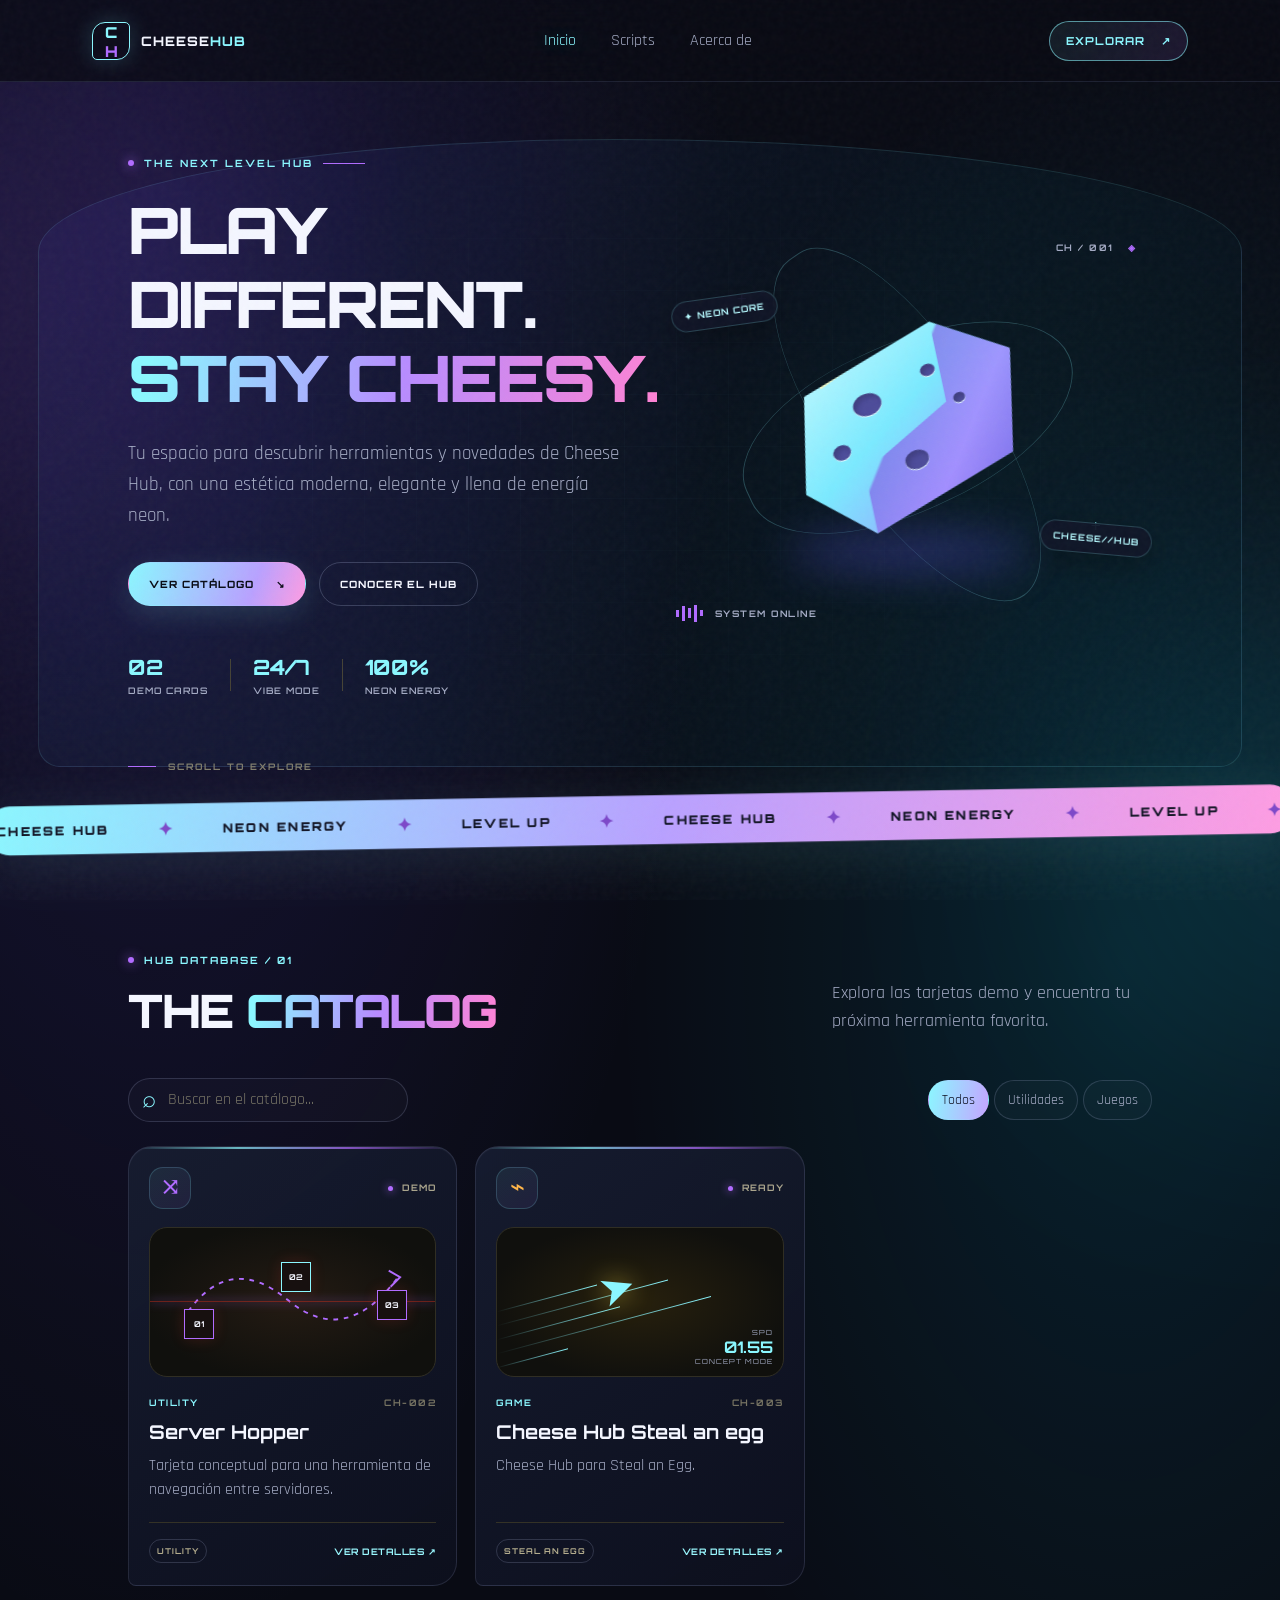
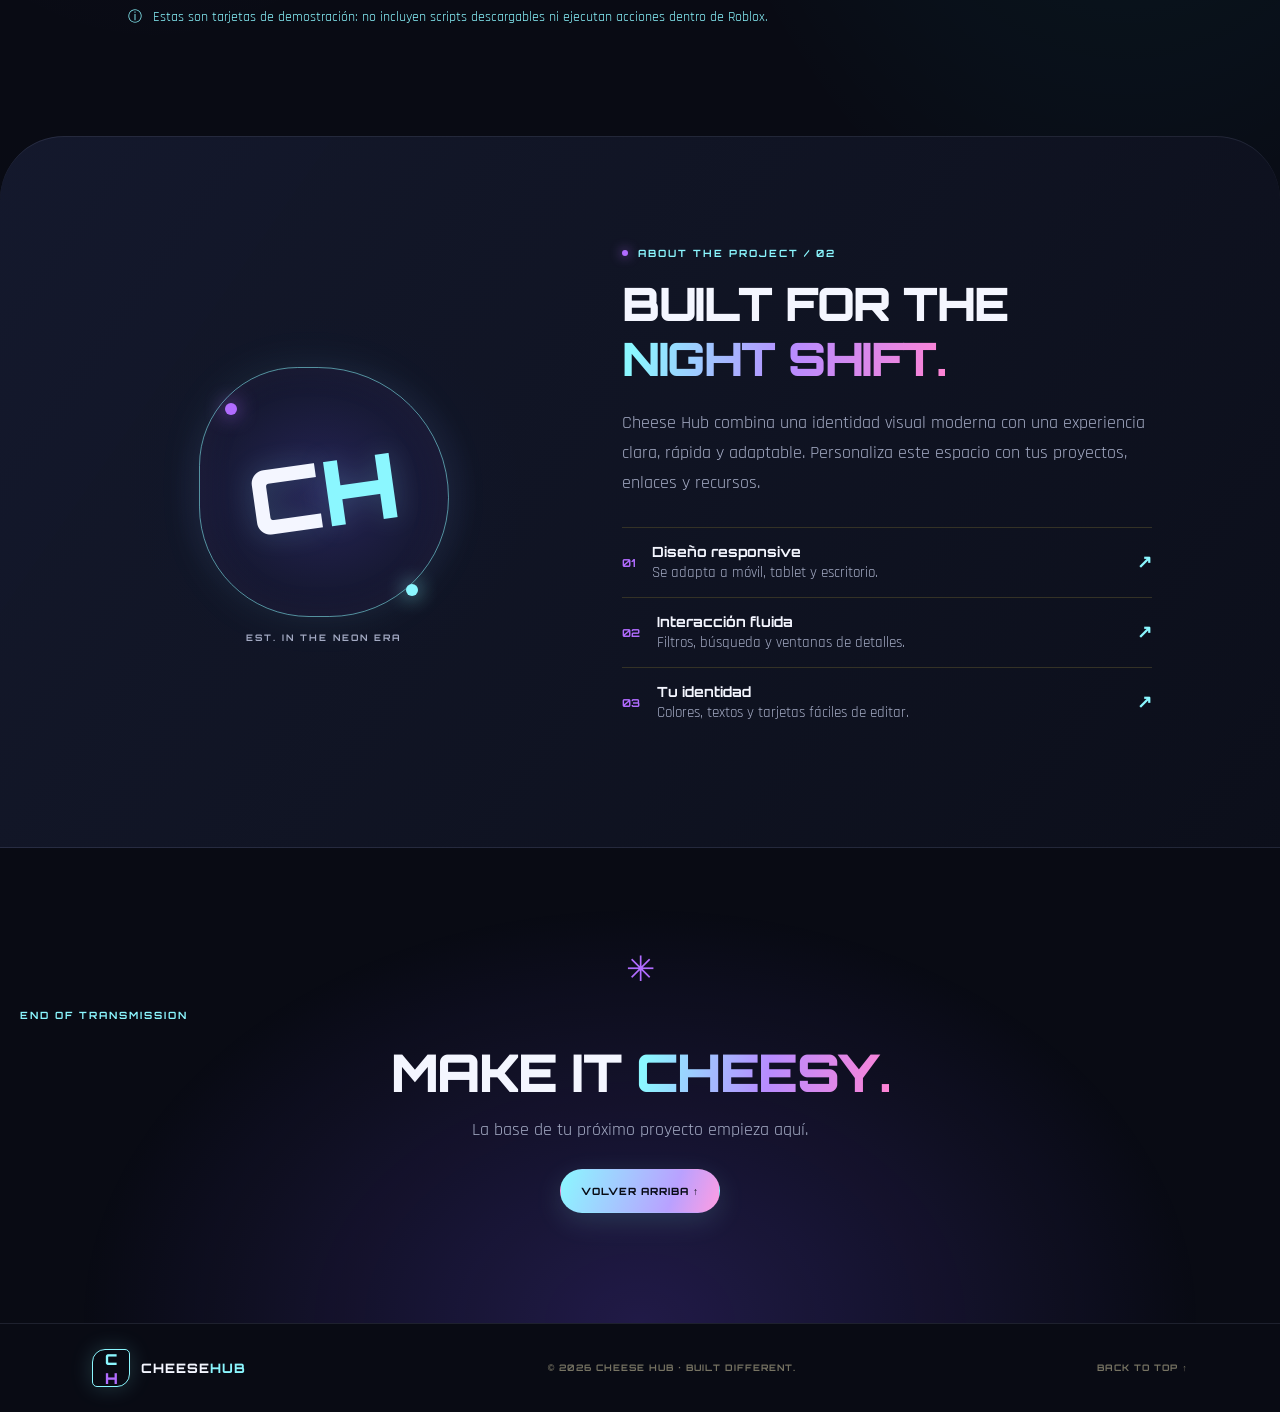
<file: index.html>
<!DOCTYPE html>
<html lang="es">
<head>
  <meta charset="UTF-8">
  <meta name="viewport" content="width=device-width, initial-scale=1.0">
  <meta name="theme-color" content="#10100d">
  <meta name="description" content="Cheese Hub — scripts, herramientas y novedades con diseño neon moderno.">
  <title>Cheese Hub — Neon Script Hub</title>
  <link rel="preconnect" href="https://fonts.googleapis.com">
  <link rel="preconnect" href="https://fonts.gstatic.com" crossorigin>
  <link href="https://fonts.googleapis.com/css2?family=Orbitron:wght@500;600;700;800;900&family=Rajdhani:wght@400;500;600;700&display=swap" rel="stylesheet">
  <link rel="stylesheet" href="styles.css">
</head>
<body>
  <div class="noise" aria-hidden="true"></div>
  <div class="glow glow-red" aria-hidden="true"></div>
  <div class="glow glow-yellow" aria-hidden="true"></div>
  <header class="topbar">
    <a class="brand" href="#inicio" aria-label="Cheese Hub inicio">
      <span class="brand-mark">C<span>H</span></span>
      <span class="brand-name">CHEESE<span>HUB</span></span>
    </a>
    <button class="menu-toggle" id="menuToggle" aria-label="Abrir menú" aria-expanded="false">☰</button>
    <nav class="nav" id="nav">
      <a href="#inicio" class="nav-link active">Inicio</a>
      <a href="#scripts" class="nav-link">Scripts</a>
      <a href="#about" class="nav-link">Acerca de</a>
    </nav>
    <a class="top-cta" href="#scripts">EXPLORAR <span>↗</span></a>
  </header>

  <main>
    <section class="hero" id="inicio">
      <div class="hero-grid" aria-hidden="true"></div>
      <div class="hero-content">
        <div class="eyebrow"><span class="pulse-dot"></span> <span data-text="heroEyebrow">THE NEXT LEVEL HUB</span> <span class="eyebrow-line"></span></div>
        <h1 data-title2="heroLine1,heroLine2">PLAY DIFFERENT.<br><span>STAY CHEESY.</span></h1>
        <p class="hero-copy" data-text="heroCopy">Tu espacio para descubrir herramientas y novedades de Cheese Hub, con una estética moderna, elegante y llena de energía neon.</p>
        <div class="hero-actions">
          <a href="#scripts" class="btn btn-primary">VER CATÁLOGO <span>↘</span></a>
          <a href="#about" class="btn btn-ghost">CONOCER EL HUB</a>
        </div>
        <div class="hero-stats">
          <div><strong class="counter" data-target="03">00</strong><span>DEMO CARDS</span></div>
          <i></i>
          <div><strong>24/7</strong><span>VIBE MODE</span></div>
          <i></i>
          <div><strong>100%</strong><span>NEON ENERGY</span></div>
        </div>
      </div>
      <div class="hero-art" aria-label="Ilustración decorativa de queso neon">
        <div class="orbit orbit-one"></div><div class="orbit orbit-two"></div>
        <div class="crosshair crosshair-one">+</div><div class="crosshair crosshair-two">+</div>
        <div class="cheese-shadow"></div>
        <div class="cheese">
          <div class="cheese-side"></div>
          <div class="hole hole-a"></div><div class="hole hole-b"></div><div class="hole hole-c"></div>
          <div class="hole hole-d"></div><div class="hole hole-e"></div>
          <div class="cheese-glint"></div>
        </div>
        <div class="art-label label-top">CH / 001 <span>◈</span></div>
        <div class="art-label label-bottom"><span class="equalizer"><b></b><b></b><b></b><b></b><b></b></span> SYSTEM ONLINE</div>
        <div class="floating-chip chip-one">✦ NEON CORE</div>
        <div class="floating-chip chip-two">CHEESE//HUB</div>
      </div>
      <div class="scroll-cue"><span></span> SCROLL TO EXPLORE</div>
    </section>

    <section class="ticker" aria-label="Lema de Cheese Hub">
      <div class="ticker-track">
        <span>CHEESE HUB</span><b>✦</b><span>NEON ENERGY</span><b>✦</b><span>LEVEL UP</span><b>✦</b><span>CHEESE HUB</span><b>✦</b><span>NEON ENERGY</span><b>✦</b><span>LEVEL UP</span><b>✦</b>
      </div>
    </section>

    <section class="scripts-section section" id="scripts">
      <div class="section-head">
        <div><div class="eyebrow"><span class="pulse-dot"></span> HUB DATABASE / 01</div><h2 data-title2="catalogLine1,catalogLine2">THE <span>CATALOG</span></h2></div>
        <p data-text="catalogIntro">Explora las tarjetas demo y encuentra tu próxima herramienta favorita.</p>
      </div>
      <div class="catalog-controls">
        <label class="search-box"><span>⌕</span><input id="searchInput" type="search" placeholder="Buscar en el catálogo..." aria-label="Buscar scripts"></label>
        <div class="filter-tabs" id="filterTabs" role="group" aria-label="Filtrar catálogo"></div>
      </div>
      <div class="cards-grid" id="cardsGrid">
        <div class="empty-state" id="emptyState" hidden>No se encontraron resultados. Prueba con otra búsqueda.</div>
      </div>
      <p class="catalog-note"><span>ⓘ</span> <span data-text="catalogNote">Estas son tarjetas de demostración: no incluyen scripts descargables ni ejecutan acciones dentro de Roblox.</span></p>
    </section>

    <section class="about-section section" id="about">
      <div class="about-visual"><div class="about-ring"></div><div class="about-monogram">C<span>H</span></div><div class="about-caption">EST. IN THE NEON ERA</div></div>
      <div class="about-copy"><div class="eyebrow"><span class="pulse-dot"></span> ABOUT THE PROJECT / 02</div><h2 data-title2="aboutLine1,aboutLine2">BUILT FOR THE<br><span>NIGHT SHIFT.</span></h2><p data-text="aboutCopy">Cheese Hub combina una identidad visual moderna con una experiencia clara, rápida y adaptable. Personaliza este espacio con tus proyectos, enlaces y recursos.</p><div class="feature-list"><div><span>01</span><p><strong>Diseño responsive</strong><small>Se adapta a móvil, tablet y escritorio.</small></p><b>↗</b></div><div><span>02</span><p><strong>Interacción fluida</strong><small>Filtros, búsqueda y ventanas de detalles.</small></p><b>↗</b></div><div><span>03</span><p><strong>Tu identidad</strong><small>Colores, textos y tarjetas fáciles de editar.</small></p><b>↗</b></div></div></div>
    </section>

    <section class="cta-section"><div class="cta-spark">✳</div><div class="eyebrow">END OF TRANSMISSION</div><h2 data-title2="ctaLine1,ctaLine2">MAKE IT <span>CHEESY.</span></h2><p data-text="ctaCopy">La base de tu próximo proyecto empieza aquí.</p><a href="#inicio" class="btn btn-primary">VOLVER ARRIBA ↑</a></section>
  </main>

  <footer class="footer"><a class="brand" href="#inicio"><span class="brand-mark">C<span>H</span></span><span class="brand-name">CHEESE<span>HUB</span></span></a><p>© <span id="year"></span> <span data-text="footerText">CHEESE HUB · BUILT DIFFERENT.</span></p><a href="#inicio">BACK TO TOP ↑</a></footer>

  <div class="modal-backdrop" id="modalBackdrop" hidden>
    <section class="modal" role="dialog" aria-modal="true" aria-labelledby="modalTitle">
      <button class="modal-close" id="modalClose" aria-label="Cerrar">×</button><div class="eyebrow"><span class="pulse-dot"></span> DATABASE ENTRY</div>
      <div class="modal-symbol">✦</div><h2 id="modalTitle">Script details</h2><p id="modalDescription"></p><div class="modal-warning" data-text="modalNote">DEMO CONTENT — Personaliza esta ficha con información y enlaces reales.</div>
      <button class="btn btn-primary" id="copyScriptBtn" type="button" hidden>COPIAR CÓDIGO ↗</button>
      <p id="copyStatus" class="copy-status" aria-live="polite"></p>
      <button class="btn btn-primary modal-done" id="modalDone">ENTENDIDO ✓</button>
    </section>
  </div>
  <script src="content.js"></script>
  <script src="script.js"></script>
</body>
</html>
</file>
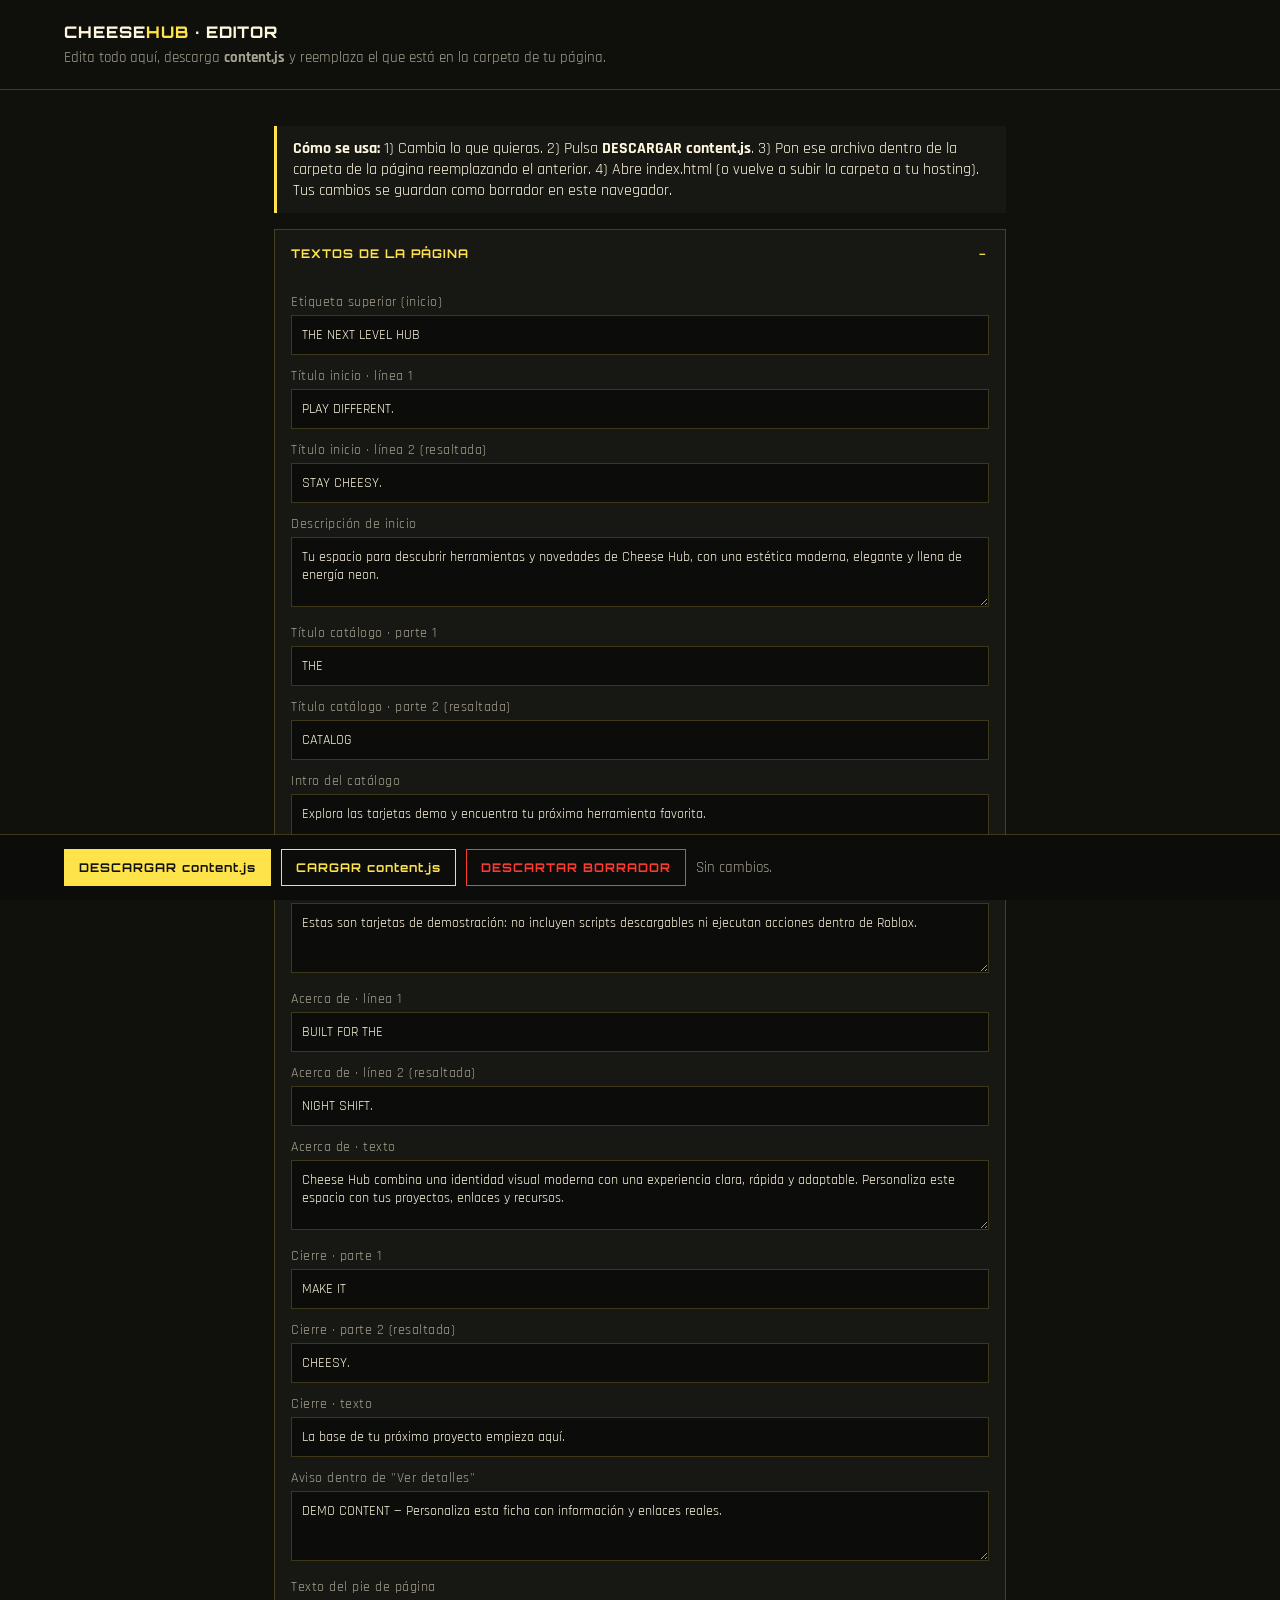
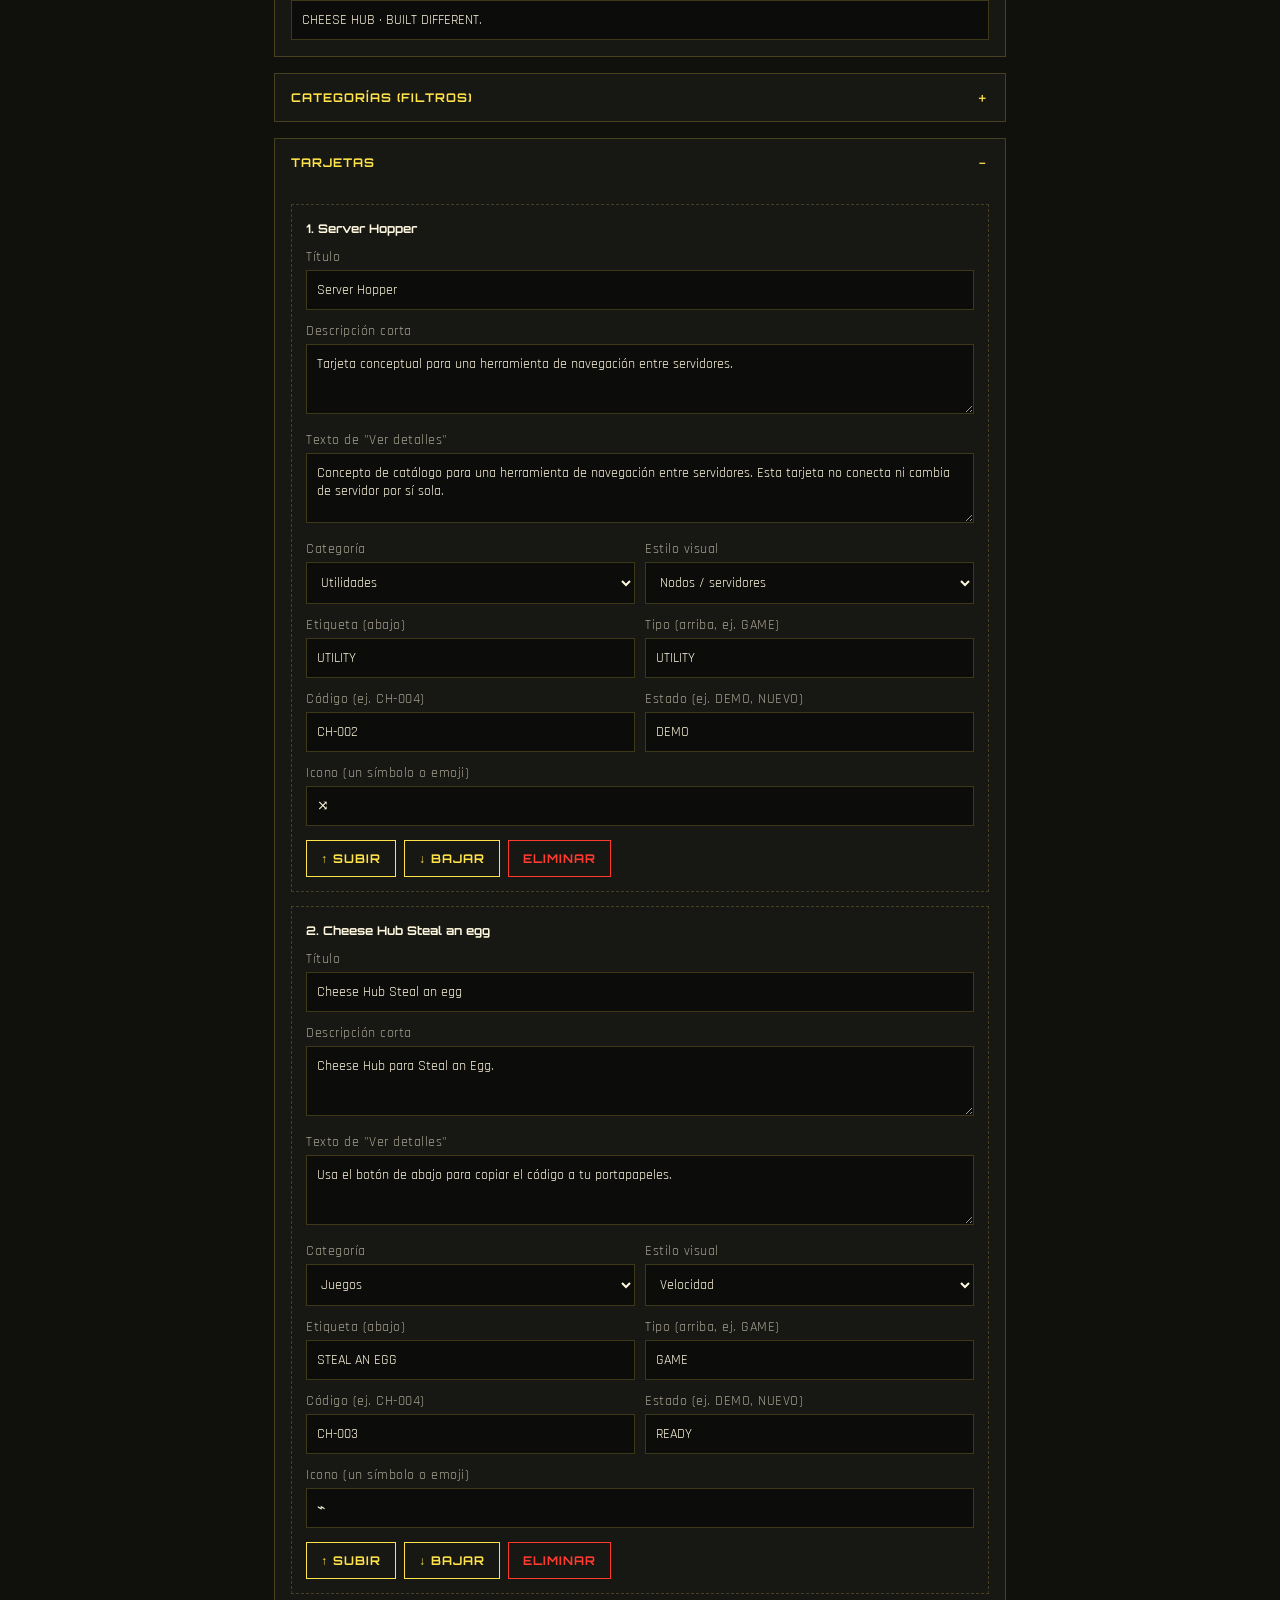
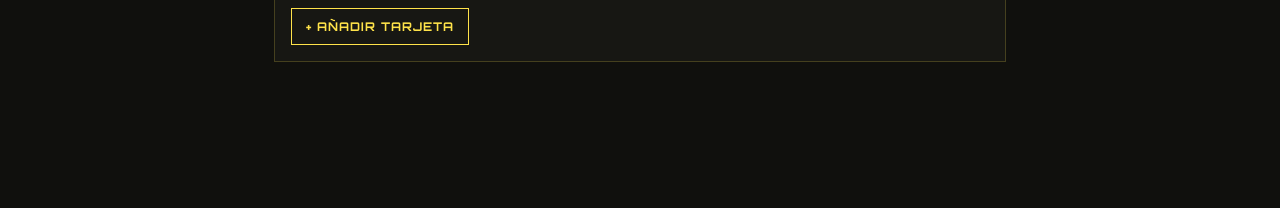
<file: editor.html>
<!DOCTYPE html>
<html lang="es">
<head>
<meta charset="UTF-8">
<meta name="viewport" content="width=device-width, initial-scale=1.0">
<title>Editor — Cheese Hub</title>
<link href="https://fonts.googleapis.com/css2?family=Orbitron:wght@600;800&family=Rajdhani:wght@500;600;700&display=swap" rel="stylesheet">
<style>
:root{--bg:#10100d;--panel:#171713;--yellow:#ffe34a;--red:#ff3b30;--cream:#fff8df;--muted:#a7a392;--line:rgba(255,227,74,.2)}
*{box-sizing:border-box}body{margin:0;background:var(--bg);color:var(--cream);font:18px 'Rajdhani',sans-serif;padding-bottom:110px}
header{padding:22px 5%;border-bottom:1px solid var(--line);position:sticky;top:0;background:rgba(16,16,13,.95);z-index:5}
h1{font:800 16px 'Orbitron',sans-serif;margin:0;letter-spacing:1px}h1 span{color:var(--yellow)}
header p{margin:6px 0 0;color:var(--muted);font-size:15px}
main{max-width:860px;margin:0 auto;padding:20px 5%}
details.group{border:1px solid var(--line);background:var(--panel);margin:16px 0}
details.group>summary{cursor:pointer;padding:16px;font:700 12px 'Orbitron',sans-serif;letter-spacing:1px;color:var(--yellow);list-style:none}
details.group>summary::after{content:'＋';float:right}details.group[open]>summary::after{content:'－'}
.body{padding:4px 16px 16px}
label{display:block;margin:12px 0 0;font-size:14px;color:var(--muted);letter-spacing:.5px}
input,textarea,select{width:100%;margin-top:4px;background:#0c0c0a;border:1px solid var(--line);color:var(--cream);padding:10px;font:inherit;border-radius:0}
textarea{min-height:70px;resize:vertical}input:focus,textarea:focus,select:focus{outline:2px solid var(--yellow)}
.row{display:grid;grid-template-columns:1fr 1fr;gap:10px}@media(max-width:560px){.row{grid-template-columns:1fr}}
.card-box{border:1px dashed var(--line);margin:14px 0;padding:6px 14px 14px}
.card-box h3{margin:10px 0 0;font:700 12px 'Orbitron',sans-serif;color:var(--cream)}
.btns{display:flex;gap:8px;flex-wrap:wrap;margin-top:14px}
button{font:700 12px 'Orbitron',sans-serif;letter-spacing:1px;padding:10px 14px;border:1px solid var(--yellow);background:none;color:var(--yellow);cursor:pointer}
button:hover{background:var(--yellow);color:var(--bg)}button.danger{border-color:var(--red);color:var(--red)}button.danger:hover{background:var(--red);color:#fff}
.bar{position:fixed;left:0;right:0;bottom:0;background:#0c0c0a;border-top:1px solid var(--line);padding:14px 5%;display:flex;gap:10px;flex-wrap:wrap;align-items:center;z-index:6}
.bar .primary{background:var(--yellow);color:var(--bg)}.bar small{color:var(--muted);flex:1;min-width:200px}
.steps{background:var(--panel);border-left:3px solid var(--yellow);padding:12px 16px;margin:16px 0;font-size:16px}
</style>
</head>
<body>
<header><h1>CHEESE<span>HUB</span> · EDITOR</h1><p>Edita todo aquí, descarga <b>content.js</b> y reemplaza el que está en la carpeta de tu página.</p></header>
<main>
  <div class="steps"><b>Cómo se usa:</b> 1) Cambia lo que quieras. 2) Pulsa <b>DESCARGAR content.js</b>. 3) Pon ese archivo dentro de la carpeta de la página reemplazando el anterior. 4) Abre index.html (o vuelve a subir la carpeta a tu hosting). Tus cambios se guardan como borrador en este navegador.</div>
  <details class="group" open><summary>TEXTOS DE LA PÁGINA</summary><div class="body" id="textsBox"></div></details>
  <details class="group"><summary>CATEGORÍAS (FILTROS)</summary><div class="body" id="catsBox"></div></details>
  <details class="group" open><summary>TARJETAS</summary><div class="body" id="cardsBox"></div></details>
</main>
<div class="bar">
  <button class="primary" id="download">DESCARGAR content.js</button>
  <button id="loadFile">CARGAR content.js</button>
  <button class="danger" id="reset">DESCARTAR BORRADOR</button>
  <small id="status">Sin cambios.</small>
  <input type="file" id="fileInput" accept=".js" hidden>
</div>
<script src="content.js"></script>
<script>
const KEY='cheesehub-draft';
const original=JSON.parse(JSON.stringify(window.SITE_CONTENT));
let C; try{C=JSON.parse(localStorage.getItem(KEY))||JSON.parse(JSON.stringify(original));}catch(e){C=JSON.parse(JSON.stringify(original));}
const $=id=>document.getElementById(id);
function save(){try{localStorage.setItem(KEY,JSON.stringify(C));}catch(e){} $('status').textContent='Borrador guardado. Descarga el archivo para aplicarlo.';}
function el(tag,attrs={},...kids){const n=document.createElement(tag);Object.entries(attrs).forEach(([k,v])=>k==='class'?n.className=v:n.setAttribute(k,v));kids.forEach(k=>n.append(k));return n;}
function field(label,obj,key,{multi=false,options=null}={}){
  const wrap=el('label',{},label);
  let input;
  if(options){input=el('select');options.forEach(([v,t])=>{const o=el('option',{value:v},t);if(obj[key]===v)o.selected=true;input.append(o);});}
  else if(multi){input=el('textarea');input.value=obj[key]??'';}
  else{input=el('input',{type:'text'});input.value=obj[key]??'';}
  input.addEventListener('input',()=>{obj[key]=input.value;save();});
  wrap.append(input);return wrap;
}
const TEXTS=[
 ['heroEyebrow','Etiqueta superior (inicio)'],['heroLine1','Título inicio · línea 1'],['heroLine2','Título inicio · línea 2 (resaltada)'],['heroCopy','Descripción de inicio',1],
 ['catalogLine1','Título catálogo · parte 1'],['catalogLine2','Título catálogo · parte 2 (resaltada)'],['catalogIntro','Intro del catálogo',1],['catalogNote','Nota bajo el catálogo',1],
 ['aboutLine1','Acerca de · línea 1'],['aboutLine2','Acerca de · línea 2 (resaltada)'],['aboutCopy','Acerca de · texto',1],
 ['ctaLine1','Cierre · parte 1'],['ctaLine2','Cierre · parte 2 (resaltada)'],['ctaCopy','Cierre · texto'],
 ['modalNote','Aviso dentro de "Ver detalles"',1],['footerText','Texto del pie de página']];
function renderTexts(){const b=$('textsBox');b.innerHTML='';TEXTS.forEach(([k,l,m])=>b.append(field(l,C.texts,k,{multi:!!m})));}
function slug(s){return s.toLowerCase().normalize('NFD').replace(/[\u0300-\u036f]/g,'').replace(/[^a-z0-9]+/g,'-').replace(/^-|-$/g,'')||'cat';}
function renderCats(){
  const b=$('catsBox');b.innerHTML='';
  C.categories.forEach((c,i)=>{
    const box=el('div',{class:'card-box'});
    const lab=field('Nombre del filtro',c,'label');
    lab.querySelector('input').addEventListener('change',()=>{ // el id se mantiene salvo que no exista
      if(!c.id) c.id=slug(c.label);save();});
    box.append(lab);
    const rm=el('button',{class:'danger'},'ELIMINAR');rm.onclick=()=>{if(confirm('¿Eliminar esta categoría?')){C.categories.splice(i,1);save();renderCats();renderCards();}};
    box.append(el('div',{class:'btns'},rm));b.append(box);
  });
  const add=el('button',{},'+ AÑADIR CATEGORÍA');add.onclick=()=>{let n=C.categories.length+1,id='categoria-'+n;while(C.categories.some(c=>c.id===id))id='categoria-'+(++n);C.categories.push({id,label:'Nueva categoría'});save();renderCats();renderCards();};
  b.append(add);
}
function move(i,d){const j=i+d;if(j<0||j>=C.cards.length)return;[C.cards[i],C.cards[j]]=[C.cards[j],C.cards[i]];save();renderCards();}
function renderCards(){
  const b=$('cardsBox');b.innerHTML='';
  C.cards.forEach((c,i)=>{
    const box=el('div',{class:'card-box'});
    box.append(el('h3',{},(i+1)+'. '+(c.title||'Tarjeta')));
    box.append(field('Título',c,'title'),field('Descripción corta',c,'description',{multi:true}),field('Texto de "Ver detalles"',c,'details',{multi:true}));
    const r1=el('div',{class:'row'});
    r1.append(field('Categoría',c,'category',{options:C.categories.map(x=>[x.id,x.label])}),field('Estilo visual',c,'visual',{options:[['ui','Interfaz'],['hop','Nodos / servidores'],['move','Velocidad']]}));
    const r2=el('div',{class:'row'});r2.append(field('Etiqueta (abajo)',c,'tag'),field('Tipo (arriba, ej. GAME)',c,'meta'));
    const r3=el('div',{class:'row'});r3.append(field('Código (ej. CH-004)',c,'code'),field('Estado (ej. DEMO, NUEVO)',c,'status'));
    box.append(r1,r2,r3,field('Icono (un símbolo o emoji)',c,'icon'));
    const up=el('button',{},'↑ SUBIR'),dn=el('button',{},'↓ BAJAR'),rm=el('button',{class:'danger'},'ELIMINAR');
    up.onclick=()=>move(i,-1);dn.onclick=()=>move(i,1);rm.onclick=()=>{if(confirm('¿Eliminar "'+c.title+'"?')){C.cards.splice(i,1);save();renderCards();}};
    box.append(el('div',{class:'btns'},up,dn,rm));b.append(box);
  });
  const add=el('button',{},'+ AÑADIR TARJETA');add.onclick=()=>{C.cards.push({title:'Nueva tarjeta',description:'Descripción corta.',details:'Información que verá el visitante al abrir los detalles.',category:(C.categories[0]||{}).id||'',tag:'NUEVO',meta:'TIPO',code:'CH-'+String(C.cards.length+1).padStart(3,'0'),status:'NUEVO',visual:'ui',icon:'✦'});save();renderCards();};
  b.append(add);
}
function toFile(){return '/* Generado con editor.html */\nwindow.SITE_CONTENT = '+JSON.stringify(C,null,2)+';\n';}
$('download').onclick=()=>{const a=el('a',{href:URL.createObjectURL(new Blob([toFile()],{type:'text/javascript'})),download:'content.js'});document.body.append(a);a.click();a.remove();$('status').textContent='Descargado. Reemplaza content.js en la carpeta de tu página.';};
$('reset').onclick=()=>{if(confirm('¿Descartar el borrador y volver al content.js original?')){localStorage.removeItem(KEY);C=JSON.parse(JSON.stringify(original));init();$('status').textContent='Borrador descartado.';}};
$('loadFile').onclick=()=>$('fileInput').click();
$('fileInput').onchange=e=>{const f=e.target.files[0];if(!f)return;f.text().then(t=>{try{const m=t.match(/SITE_CONTENT\s*=\s*([\s\S]*?);?\s*$/);C=JSON.parse(m[1]);save();init();$('status').textContent='Archivo cargado.';}catch(err){alert('No se pudo leer ese archivo. Usa uno descargado desde este editor.');}});};
function init(){renderTexts();renderCats();renderCards();}
init();
</script>
</body>
</html>
</file>
<file: styles.css>
:root{--bg:#10100d;--panel:#171713;--panel2:#1d1c16;--yellow:#ffe34a;--red:#ff3b30;--cream:#fff8df;--muted:#a7a392;--line:rgba(255,227,74,.18);--font-head:'Orbitron',sans-serif;--font-body:'Rajdhani',sans-serif}*{box-sizing:border-box}html{scroll-behavior:smooth;scroll-padding-top:90px}body{margin:0;background:var(--bg);color:var(--cream);font-family:var(--font-body);font-size:18px;overflow-x:hidden}body.modal-open{overflow:hidden}a{color:inherit;text-decoration:none}button,input{font:inherit}.noise{position:fixed;inset:0;pointer-events:none;z-index:20;opacity:.045;background-image:url("data:image/svg+xml,%3Csvg viewBox='0 0 180 180' xmlns='http://www.w3.org/2000/svg'%3E%3Cfilter id='n'%3E%3CfeTurbulence type='fractalNoise' baseFrequency='.8' numOctaves='3' stitchTiles='stitch'/%3E%3C/filter%3E%3Crect width='100%25' height='100%25' filter='url(%23n)' opacity='.7'/%3E%3C/svg%3E")}.glow{position:absolute;width:360px;height:360px;filter:blur(130px);opacity:.13;pointer-events:none;border-radius:50%}.glow-red{background:var(--red);top:120px;left:-230px}.glow-yellow{background:var(--yellow);right:-230px;top:650px}.topbar{height:82px;display:flex;align-items:center;justify-content:space-between;padding:0 7.2%;border-bottom:1px solid rgba(255,255,255,.07);position:sticky;top:0;background:rgba(16,16,13,.88);backdrop-filter:blur(18px);z-index:15}.brand{display:flex;align-items:center;gap:11px}.brand-mark{width:38px;height:38px;display:grid;place-items:center;border:1px solid var(--yellow);color:var(--yellow);font:900 15px var(--font-head);transform:rotate(-8deg);box-shadow:3px 3px 0 var(--red);}.brand-mark span{color:var(--red)}.brand-name{font:800 13px var(--font-head);letter-spacing:1px}.brand-name span{color:var(--yellow)}.nav{display:flex;gap:35px}.nav-link{font-size:16px;color:var(--muted);transition:.2s}.nav-link:hover,.nav-link.active{color:var(--yellow)}.top-cta{font:700 11px var(--font-head);letter-spacing:1px;border:1px solid var(--yellow);padding:12px 16px;color:var(--yellow);transition:.25s}.top-cta span{margin-left:12px}.top-cta:hover{background:var(--yellow);color:var(--bg)}.menu-toggle{display:none;background:none;border:1px solid var(--line);color:var(--yellow);font-size:22px;padding:5px 10px}.hero{position:relative;min-height:650px;display:grid;grid-template-columns:1.05fr .95fr;align-items:center;padding:75px 10% 100px;isolation:isolate;overflow:hidden}.hero-grid{position:absolute;inset:0;z-index:-1;background-image:linear-gradient(rgba(255,227,74,.045) 1px,transparent 1px),linear-gradient(90deg,rgba(255,227,74,.045) 1px,transparent 1px);background-size:52px 52px;mask-image:linear-gradient(90deg,transparent,black 35%,black 85%,transparent)}.hero-content{position:relative;z-index:2;max-width:600px}.eyebrow{font:700 10px var(--font-head);letter-spacing:2px;color:var(--yellow);display:flex;align-items:center;gap:10px}.pulse-dot{width:6px;height:6px;background:var(--red);border-radius:50%;box-shadow:0 0 12px var(--red);animation:pulse 1.6s infinite}.eyebrow-line{height:1px;width:42px;background:var(--red)}h1,h2,h3,p{margin-top:0}h1{font:900 clamp(35px,5vw,66px)/1.16 var(--font-head);letter-spacing:-2px;margin:24px 0 22px}h1 span,h2 span{color:var(--yellow);text-shadow:0 0 25px rgba(255,227,74,.14)}.hero-copy{max-width:500px;color:var(--muted);line-height:1.65;font-size:19px}.hero-copy strong{color:var(--cream)}.hero-actions{display:flex;gap:13px;flex-wrap:wrap;margin-top:30px}.btn{display:inline-flex;align-items:center;justify-content:center;gap:22px;padding:15px 20px;font:800 10px var(--font-head);letter-spacing:1px;cursor:pointer;border:1px solid transparent;transition:transform .2s,box-shadow .2s,background .2s}.btn:hover{transform:translateY(-3px)}.btn-primary{background:var(--yellow);color:#17160d;box-shadow:4px 4px 0 var(--red)}.btn-primary:hover{box-shadow:6px 6px 0 var(--red),0 0 22px #ffe34a44}.btn-ghost{border-color:#474438;color:var(--cream)}.btn-ghost:hover{border-color:var(--yellow);color:var(--yellow)}.hero-stats{display:flex;align-items:center;gap:22px;margin-top:48px}.hero-stats div{display:flex;flex-direction:column;gap:5px}.hero-stats strong{font:800 21px var(--font-head);color:var(--yellow)}.hero-stats span{font:600 9px var(--font-head);letter-spacing:1px;color:var(--muted)}.hero-stats i{width:1px;height:32px;background:#454235}.hero-art{height:440px;position:relative;display:grid;place-items:center;perspective:700px}.orbit{position:absolute;width:350px;height:350px;border:1px solid rgba(255,227,74,.2);border-radius:50%;transform:rotate(-25deg) scaleY(.48)}.orbit-one{animation:orbit 18s linear infinite}.orbit-two{width:410px;height:410px;border-color:rgba(255,59,48,.25);transform:rotate(55deg) scaleY(.38);animation:orbit 24s linear infinite reverse}.cheese{width:230px;height:190px;position:relative;z-index:2;transform:rotate(-12deg) skewY(-4deg);background:linear-gradient(145deg,#fff477 0%,#ffdf32 44%,#ffb91f 100%);clip-path:polygon(8% 20%,68% 0,100% 25%,92% 78%,27% 100%,0 70%);filter:drop-shadow(0 0 30px #ffdf3270);animation:cheese-float 4s ease-in-out infinite}.cheese-side{position:absolute;inset:0;background:linear-gradient(125deg,transparent 45%,#f08b16 46%,#ffb31b 70%,#f18c13);clip-path:polygon(68% 0,100% 25%,92% 78%,27% 100%,27% 67%,68% 43%);opacity:.7}.hole{position:absolute;background:#d88b13;border-radius:50%;box-shadow:inset 3px 4px 5px #a95d0b55,0 1px 0 #fff6a6}.hole-a{width:29px;height:22px;top:52px;left:64px}.hole-b{width:18px;height:15px;top:95px;left:35px}.hole-c{width:24px;height:19px;top:120px;left:104px}.hole-d{width:15px;height:12px;top:40px;left:137px}.hole-e{width:12px;height:10px;top:76px;left:164px}.cheese-glint{position:absolute;top:22px;left:34px;width:60px;height:3px;background:#fff9b7;transform:rotate(-20deg);opacity:.8}.cheese-shadow{position:absolute;width:240px;height:38px;bottom:75px;border-radius:50%;background:#ff3b3040;filter:blur(22px);animation:shadow 4s ease-in-out infinite}.art-label{position:absolute;font:700 9px var(--font-head);letter-spacing:1.5px;color:var(--muted)}.label-top{top:36px;right:15px}.label-top span{color:var(--red);margin-left:10px}.label-bottom{bottom:24px;left:10px;display:flex;align-items:center;gap:12px}.equalizer{height:18px;display:flex;align-items:center;gap:3px}.equalizer b{width:3px;background:var(--red);height:7px;animation:eq .8s ease-in-out infinite alternate}.equalizer b:nth-child(2){height:15px;animation-delay:.2s}.equalizer b:nth-child(3){height:10px;animation-delay:.4s}.equalizer b:nth-child(4){height:17px;animation-delay:.1s}.equalizer b:nth-child(5){height:6px;animation-delay:.3s}.floating-chip{position:absolute;border:1px solid var(--line);background:#171713e8;padding:9px 12px;font:700 9px var(--font-head);letter-spacing:1px;color:var(--yellow);box-shadow:0 6px 20px #0005;animation:chip-float 5s ease-in-out infinite}.chip-one{top:90px;left:5px;transform:rotate(-8deg)}.chip-two{bottom:92px;right:0;transform:rotate(5deg);animation-delay:-2s}.crosshair{position:absolute;color:var(--red);font-size:22px}.crosshair-one{top:80px;left:70px}.crosshair-two{right:50px;bottom:105px;color:var(--yellow)}.scroll-cue{position:absolute;bottom:24px;left:10%;font:700 9px var(--font-head);letter-spacing:2px;color:#827f6e;display:flex;align-items:center;gap:12px}.scroll-cue span{width:28px;height:1px;background:var(--red)}.ticker{background:var(--yellow);color:#17160d;overflow:hidden;transform:rotate(-1.3deg) scale(1.02);padding:13px 0;position:relative;z-index:3}.ticker-track{display:flex;justify-content:space-around;align-items:center;gap:30px;white-space:nowrap;min-width:900px;font:900 12px var(--font-head);letter-spacing:2px;animation:ticker 24s linear infinite}.ticker-track b{color:var(--red);font-size:18px}.section{padding:110px 10%}.scripts-section{position:relative}.section-head{display:flex;justify-content:space-between;align-items:end;gap:35px;margin-bottom:40px}.section-head h2,.about-copy h2,.cta-section h2{font:900 clamp(30px,4vw,46px)/1.2 var(--font-head);margin:17px 0 0;letter-spacing:-1.5px}.section-head>p{max-width:320px;color:var(--muted);line-height:1.55;margin:0 0 3px}.catalog-controls{display:flex;justify-content:space-between;gap:20px;align-items:center;margin-bottom:24px}.search-box{height:44px;max-width:280px;flex:1;display:flex;align-items:center;gap:10px;border:1px solid #37362c;padding:0 13px;color:var(--yellow)}.search-box span{font-size:24px}.search-box input{background:transparent;border:0;outline:0;color:var(--cream);min-width:0;width:100%;font-size:16px}.search-box input::placeholder{color:#777466}.filter-tabs{display:flex;gap:5px;flex-wrap:wrap}.filter{background:transparent;border:1px solid #37362c;color:var(--muted);padding:10px 13px;font-size:14px;cursor:pointer;transition:.2s}.filter:hover,.filter.active{background:var(--yellow);border-color:var(--yellow);color:#17160d}.cards-grid{display:grid;grid-template-columns:repeat(3,minmax(0,1fr));gap:18px}.script-card{background:linear-gradient(145deg,#1b1b16,#141410);border:1px solid #353329;padding:20px;position:relative;overflow:hidden;transition:transform .25s,border-color .25s,box-shadow .25s;animation:card-in .55s both}.script-card::after{content:"";position:absolute;width:120px;height:120px;background:var(--yellow);opacity:0;filter:blur(65px);right:-30px;top:70px;transition:.3s;pointer-events:none}.script-card:hover{transform:translateY(-6px);border-color:#a99a39;box-shadow:0 15px 40px #0004}.script-card:hover::after{opacity:.14}.card-top{display:flex;justify-content:space-between;align-items:center}.card-icon{width:42px;height:42px;display:grid;place-items:center;font-size:25px;border:1px solid #39372a}.icon-ui{color:var(--yellow)}.icon-util{color:var(--red)}.icon-move{color:#ffb64a}.status{font:700 9px var(--font-head);letter-spacing:1px;color:#aaa58d}.status i{display:inline-block;width:5px;height:5px;background:var(--red);border-radius:50%;margin-right:5px;box-shadow:0 0 8px var(--red)}.card-visual{height:150px;margin:18px 0 20px;background:#11110e;border:1px solid #302e23;position:relative;overflow:hidden;display:grid;place-items:center}.visual-ui{background:radial-gradient(ellipse at center,#292614,#10100d 75%)}.mini-window{width:75%;height:100px;border:1px solid #6f6425;background:#171711;box-shadow:0 0 25px #ffe34a12}.mini-bar{height:22px;background:#242217;border-bottom:1px solid #51491d;display:flex;align-items:center;gap:4px;padding:0 8px}.mini-bar b{width:4px;height:4px;border-radius:50%;background:var(--red)}.mini-bar b:nth-child(2){background:var(--yellow)}.mini-bar b:nth-child(3){background:#d8d1b5}.mini-bar span{margin-left:auto;font:6px var(--font-head);color:var(--yellow);letter-spacing:1px}.mini-body{display:flex;height:77px;padding:10px;gap:10px}.mini-side{width:28%;background:repeating-linear-gradient(to bottom,#4e471f 0 3px,transparent 3px 11px);border-right:1px solid #51491d}.mini-lines{flex:1;display:flex;flex-direction:column;gap:8px;padding-top:2px}.mini-lines i{height:4px;background:#3e3a22;width:90%}.mini-lines i:nth-child(2){width:65%}.mini-lines i:nth-child(3){width:78%}.mini-lines strong{font:7px var(--font-head);color:var(--red)}.visual-hop{background:radial-gradient(ellipse at center,#241b13,#10100d 75%);color:var(--red)}.visual-hop svg{position:absolute;width:100%;height:100%;inset:0}.node{position:absolute;width:30px;height:30px;border:1px solid var(--red);background:#17100f;color:var(--cream);display:grid;place-items:center;font:700 8px var(--font-head);z-index:2;box-shadow:0 0 15px #ff3b3028}.n1{left:12%;bottom:25%}.n2{left:46%;top:23%;border-color:var(--yellow)}.n3{right:10%;bottom:38%}.scanline{position:absolute;left:0;right:0;height:1px;background:#ff3b3060;box-shadow:0 0 10px var(--red);animation:scan 3s linear infinite}.visual-move{background:radial-gradient(ellipse at center,#27200d,#10100d 75%)}.speed-lines{position:absolute;left:0;right:0;display:flex;flex-direction:column;gap:13px;transform:skewY(-15deg)}.speed-lines i{height:1px;width:35%;background:linear-gradient(90deg,transparent,var(--yellow));animation:speed 2s ease-in-out infinite}.speed-lines i:nth-child(2){width:60%;animation-delay:.3s}.speed-lines i:nth-child(3){width:43%;animation-delay:.6s}.speed-lines i:nth-child(4){width:75%;animation-delay:.1s}.speed-lines i:nth-child(5){width:25%;animation-delay:.8s}.runner{position:absolute;font-size:43px;color:var(--yellow);text-shadow:0 0 25px #ffe34a90;transform:rotate(-20deg);left:36%;top:24%;animation:runner 2s ease-in-out infinite}.speed-meter{position:absolute;right:10px;bottom:10px;display:flex;flex-direction:column;text-align:right}.speed-meter span,.speed-meter small{font:7px var(--font-head);letter-spacing:1px;color:var(--muted)}.speed-meter strong{font:700 16px var(--font-head);color:var(--yellow)}.card-meta{font:700 9px var(--font-head);letter-spacing:1.5px;color:var(--yellow);display:flex;justify-content:space-between}.card-meta span{color:#777463}.script-card h3{font:700 19px var(--font-head);margin:12px 0 10px}.script-card p{font-size:16px;line-height:1.5;color:var(--muted);min-height:48px;margin-bottom:20px}.card-footer{display:flex;align-items:center;justify-content:space-between;gap:8px;border-top:1px solid #343226;padding-top:15px}.tag{font:700 8px var(--font-head);letter-spacing:1px;color:#b4ad8e;border:1px solid #373529;padding:6px 7px}.details-btn{border:0;background:none;color:var(--yellow);font:700 9px var(--font-head);letter-spacing:.5px;cursor:pointer;padding:8px 0}.details-btn:hover{color:var(--red)}.catalog-note{margin:22px 0 0;color:#85816f;font-size:14px}.catalog-note span{color:var(--yellow);margin-right:7px}.empty-state{grid-column:1/-1;text-align:center;padding:50px 20px;border:1px dashed #45412e;color:var(--muted)}.about-section{display:grid;grid-template-columns:.85fr 1.15fr;gap:10%;align-items:center;background:#151510;border-top:1px solid #28271e;border-bottom:1px solid #28271e}.about-visual{height:350px;position:relative;display:grid;place-items:center;background:radial-gradient(ellipse,#2c2510 0%,#171711 55%,transparent 75%)}.about-ring{position:absolute;width:250px;height:250px;border:1px solid var(--yellow);border-radius:50%;box-shadow:0 0 35px #ffe34a12,inset 0 0 35px #ffe34a0b;animation:orbit 20s linear infinite}.about-ring::before,.about-ring::after{content:"";position:absolute;width:12px;height:12px;background:var(--red);border-radius:50%;top:35px;left:25px;box-shadow:0 0 20px var(--red)}.about-ring::after{background:var(--yellow);top:auto;left:auto;bottom:20px;right:30px;box-shadow:0 0 20px var(--yellow)}.about-monogram{font:900 90px var(--font-head);color:var(--cream);text-shadow:5px 5px 0 var(--red),-4px -3px 0 var(--yellow);transform:rotate(-8deg)}.about-monogram span{color:var(--yellow)}.about-caption{position:absolute;bottom:24px;font:700 9px var(--font-head);letter-spacing:2px;color:var(--muted)}.about-copy h2{margin-bottom:22px}.about-copy>p{color:var(--muted);line-height:1.65;max-width:550px}.feature-list{margin-top:30px}.feature-list>div{display:flex;align-items:center;gap:17px;padding:15px 0;border-top:1px solid #343226}.feature-list>div>span{font:700 11px var(--font-head);color:var(--red)}.feature-list p{display:flex;flex-direction:column;gap:3px;margin:0;flex:1}.feature-list strong{font:700 14px var(--font-head)}.feature-list small{font-size:15px;color:var(--muted)}.feature-list>div>b{color:var(--yellow)}.cta-section{text-align:center;padding:100px 20px 110px;position:relative;overflow:hidden;background:radial-gradient(ellipse at 50% 100%,#302711 0%,transparent 60%)}.cta-spark{font-size:35px;color:var(--red);margin-bottom:16px;animation:spin 12s linear infinite}.cta-section h2{font-size:clamp(34px,5vw,52px);margin:20px 0 14px}.cta-section p{color:var(--muted);margin-bottom:28px}.footer{display:flex;align-items:center;justify-content:space-between;gap:20px;padding:25px 7.2%;border-top:1px solid #2c2a20}.footer p,.footer>a:last-child{font:700 9px var(--font-head);letter-spacing:1px;color:#777463;margin:0}.footer>a:last-child:hover{color:var(--yellow)}.modal-backdrop{position:fixed;inset:0;background:#050504d9;backdrop-filter:blur(8px);z-index:30;display:grid;place-items:center;padding:20px}.modal-backdrop[hidden]{display:none}.modal{position:relative;width:min(100%,470px);padding:34px;background:#191912;border:1px solid var(--yellow);box-shadow:8px 8px 0 var(--red),0 0 70px #0009;animation:modal-in .25s both}.modal-close{position:absolute;right:14px;top:10px;border:0;background:none;color:var(--muted);font-size:29px;cursor:pointer}.modal-symbol{font-size:35px;color:var(--red);margin-top:25px}.modal h2{font:800 23px var(--font-head);margin:12px 0}.modal p{color:var(--muted);line-height:1.6}.modal-warning{padding:12px;border:1px solid #45402b;color:var(--yellow);font:700 9px/1.7 var(--font-head);letter-spacing:.7px;margin:20px 0}.modal-done{width:100%}.reveal{opacity:0;transform:translateY(20px);transition:opacity .7s,transform .7s}.reveal.visible{opacity:1;transform:translateY(0)}@keyframes pulse{50%{opacity:.4;box-shadow:0 0 2px var(--red)}}@keyframes orbit{to{transform:rotate(335deg) scaleY(.48)}}@keyframes cheese-float{0%,100%{transform:translateY(0) rotate(-12deg) skewY(-4deg)}50%{transform:translateY(-13px) rotate(-8deg) skewY(-4deg)}}@keyframes shadow{0%,100%{transform:scale(1);opacity:.7}50%{transform:scale(.85);opacity:.4}}@keyframes chip-float{0%,100%{translate:0 0}50%{translate:0 -8px}}@keyframes eq{to{height:3px}}@keyframes ticker{to{transform:translateX(-35%)}}@keyframes scan{from{top:-3px}to{top:100%}}@keyframes speed{0%,100%{opacity:.25;translate:-10px 0}50%{opacity:1;translate:15px 0}}@keyframes runner{0%,100%{translate:0 0}50%{translate:7px -5px}}@keyframes spin{to{transform:rotate(360deg)}}@keyframes card-in{from{opacity:0;transform:translateY(15px)}to{opacity:1;transform:translateY(0)}}@keyframes modal-in{from{opacity:0;transform:translateY(12px) scale(.98)}to{opacity:1;transform:translateY(0) scale(1)}}@media(max-width:1000px){.hero{padding-left:7%;padding-right:7%;grid-template-columns:1fr 1fr}.hero-art{transform:scale(.9)}.section{padding:90px 7%}.cards-grid{gap:12px}.script-card{padding:15px}.card-footer{align-items:flex-start;flex-direction:column}.about-section{gap:5%}}@media(max-width:760px){.topbar{height:70px;padding:0 5%}.menu-toggle{display:block;margin-left:auto;margin-right:14px}.top-cta{padding:10px;font-size:9px}.nav{display:none;position:absolute;top:69px;left:0;right:0;background:#151510;border-bottom:1px solid var(--line);padding:20px 5%;flex-direction:column;gap:20px}.nav.open{display:flex}.hero{display:flex;flex-direction:column;align-items:stretch;padding:65px 7% 90px;min-height:0}.hero-content{max-width:none}.hero-art{width:100%;height:340px;transform:scale(.9);margin:10px auto 0}.cheese{transform:scale(.82) rotate(-12deg) skewY(-4deg)}.hero-stats{gap:14px;margin-top:35px}.hero-stats strong{font-size:17px}.hero-stats span{font-size:8px}.scroll-cue{left:7%}.section{padding:75px 6%}.section-head{align-items:flex-start;flex-direction:column;gap:15px}.section-head>p{max-width:500px}.catalog-controls{align-items:stretch;flex-direction:column}.search-box{max-width:none}.filter-tabs{display:grid;grid-template-columns:repeat(4,1fr)}.filter{padding:9px 5px;font-size:12px}.cards-grid{grid-template-columns:repeat(2,minmax(0,1fr))}.script-card{padding:14px}.card-visual{height:125px}.script-card h3{font-size:16px}.script-card p{font-size:15px;min-height:70px}.card-meta{font-size:8px}.details-btn{font-size:8px}.about-section{grid-template-columns:1fr;gap:20px}.about-visual{height:270px}.about-ring{width:210px;height:210px}.about-monogram{font-size:75px}.about-copy h2{font-size:34px}.footer{padding:22px 5%;flex-wrap:wrap}.footer p{order:3;width:100%;text-align:center}}@media(max-width:430px){.brand-name{font-size:11px}.brand-mark{width:33px;height:33px}.top-cta{display:none}.hero{padding-top:52px}.hero h1{font-size:36px;letter-spacing:-1.5px}.hero-copy{font-size:17px}.hero-art{height:290px;margin-top:0;transform:scale(.82);transform-origin:center top;margin-bottom:-40px}.hero-stats{gap:10px}.hero-stats i{height:27px}.hero-stats strong{font-size:14px}.hero-stats span{font-size:7px;letter-spacing:.5px}.cards-grid{grid-template-columns:1fr}.script-card{padding:18px}.card-visual{height:155px}.script-card p{min-height:0}.card-footer{flex-direction:row;align-items:center}.filter-tabs{grid-template-columns:repeat(2,1fr)}.section-head h2{font-size:31px}.modal{padding:27px 22px}.footer .brand{margin-right:auto}}@media(prefers-reduced-motion:reduce){*,*::before,*::after{animation-duration:.01ms!important;animation-iteration-count:1!important;scroll-behavior:auto!important;transition-duration:.01ms!important}}
.copy-status{min-height:1.2em;margin:8px 0;color:var(--yellow);font-size:.9rem}.modal #copyScriptBtn{margin:0 8px 12px 0}


/* Professional neon refresh: smooth curves, layered gradients and softer surfaces */
:root{--bg:#090b14;--panel:#111526;--panel2:#171d31;--yellow:#8bf7ff;--red:#b16cff;--cream:#f4f6ff;--muted:#a4abc4;--line:rgba(139,247,255,.22)}
body{background:radial-gradient(ellipse at 12% 8%,rgba(112,74,255,.16),transparent 36%),radial-gradient(ellipse at 88% 32%,rgba(0,224,255,.10),transparent 32%),#090b14}
.glow{opacity:.22;filter:blur(145px);border-radius:46% 54% 65% 35% / 45% 35% 65% 55%}
.glow-red{background:#a65cff}.glow-yellow{background:#21e6ff}
.topbar{background:rgba(9,11,20,.78);border-bottom-color:rgba(172,185,255,.12)}
.brand-mark{border-radius:13px 5px 13px 5px;border-color:var(--yellow);box-shadow:0 0 22px rgba(139,247,255,.18);transform:none}.brand-mark span{color:var(--red)}
.nav-link:hover,.nav-link.active{color:var(--yellow);text-shadow:0 0 16px rgba(139,247,255,.35)}
.top-cta{border-radius:999px;border-color:rgba(139,247,255,.55);background:linear-gradient(120deg,rgba(139,247,255,.08),rgba(177,108,255,.12))}
.hero{isolation:isolate}.hero:before{content:"";position:absolute;z-index:-1;inset:8% 3% 4%;border:1px solid rgba(139,247,255,.12);border-radius:48% 52% 22px 22px / 18% 18% 22px 22px;background:linear-gradient(135deg,rgba(100,78,255,.08),rgba(15,220,255,.035) 55%,transparent);pointer-events:none}
.hero-grid{opacity:.38;background-image:linear-gradient(rgba(139,247,255,.055) 1px,transparent 1px),linear-gradient(90deg,rgba(139,247,255,.055) 1px,transparent 1px);mask-image:radial-gradient(ellipse at center,black,transparent 75%)}
h1 span,h2 span{background:linear-gradient(100deg,#8bf7ff 5%,#b78cff 52%,#ff83d4 100%);-webkit-background-clip:text;background-clip:text;color:transparent;text-shadow:none}
.btn{border-radius:999px}.btn-primary{color:#080b15;background:linear-gradient(110deg,#8bf7ff,#b9a1ff 70%,#ff9de2);box-shadow:0 8px 28px rgba(139,247,255,.14)}.btn-primary:hover{box-shadow:0 12px 34px rgba(177,108,255,.26)}.btn-ghost{border-radius:999px;border-color:rgba(180,190,230,.24)}
.hero-art .orbit{border-color:rgba(139,247,255,.24);border-radius:46% 54% 50% 50%}.orbit-two{border-color:rgba(177,108,255,.32)}
.cheese{filter:drop-shadow(0 0 34px rgba(139,247,255,.28));background:linear-gradient(145deg,#c8fbff 0%,#7beaff 44%,#a48cff 100%)}.cheese-side{background:linear-gradient(125deg,transparent 45%,#8265e8 46%,#aa7dff 70%,#5c54d8)}.hole{background:#4d4c9a;box-shadow:inset 3px 4px 5px #24234f55,0 1px 0 #e9fdff}.cheese-shadow{background:rgba(100,87,255,.32)}
.floating-chip{border-radius:999px;border-color:rgba(139,247,255,.2);background:rgba(16,20,39,.82);backdrop-filter:blur(14px);color:#b5faff;box-shadow:0 10px 30px #0004}
.ticker{background:linear-gradient(100deg,#8bf7ff,#b9a1ff 52%,#ff9de2);color:#101324;border-radius:22px;transform:rotate(-1deg) scale(1.02);box-shadow:0 12px 50px rgba(139,247,255,.10)}.ticker-track b{color:#7d48c9}
.search-box,.filter{border-radius:999px;border-color:rgba(180,190,230,.19);background:rgba(255,255,255,.018)}.filter:hover,.filter.active{background:linear-gradient(100deg,#8bf7ff,#c5a4ff);border-color:transparent;color:#101324}
.script-card{border-radius:24px 24px 24px 8px;border-color:rgba(180,190,230,.14);background:linear-gradient(145deg,rgba(23,29,49,.92),rgba(13,16,30,.96));box-shadow:inset 0 1px 0 rgba(255,255,255,.035)}.script-card:before{content:"";position:absolute;inset:0 0 auto;height:2px;background:linear-gradient(90deg,transparent,#8bf7ff,#b16cff,transparent);opacity:.7}.script-card:hover{border-color:rgba(139,247,255,.42);box-shadow:0 18px 45px rgba(0,0,0,.28),0 0 28px rgba(139,247,255,.06)}.card-icon{border-radius:14px;border-color:rgba(139,247,255,.18);background:linear-gradient(145deg,rgba(139,247,255,.07),rgba(177,108,255,.08))}.card-visual{border-radius:18px;overflow:hidden}.tag{border-radius:999px;border-color:rgba(180,190,230,.2)}.details-btn{color:#9af8ff}.details-btn:hover{color:#d3a7ff}
.about-section{position:relative;overflow:hidden;background:linear-gradient(125deg,rgba(21,26,46,.95),rgba(12,15,27,.98));border-color:rgba(180,190,230,.12);border-radius:64px 64px 0 0}.about-visual{border-radius:48% 52% 46% 54%;background:radial-gradient(ellipse,rgba(112,86,255,.22),rgba(16,22,42,.28) 55%,transparent 75%)}.about-ring{border-color:rgba(139,247,255,.55);border-radius:43% 57% 52% 48%;box-shadow:0 0 45px rgba(139,247,255,.08),inset 0 0 35px rgba(177,108,255,.08)}.about-ring:before{background:#b16cff;box-shadow:0 0 20px #b16cff}.about-ring:after{background:#8bf7ff;box-shadow:0 0 20px #8bf7ff}.about-monogram{text-shadow:0 0 28px rgba(139,247,255,.2);color:#f4f6ff}.about-monogram span{color:#8bf7ff}
.cta-section{background:radial-gradient(ellipse at 50% 100%,rgba(117,83,255,.22),transparent 62%)}.modal{border-radius:28px 28px 28px 10px;border-color:rgba(139,247,255,.5);background:linear-gradient(145deg,#171d31,#0d1020);box-shadow:0 25px 90px #0009,0 0 35px rgba(139,247,255,.08)}.modal-warning{border-radius:14px;border-color:rgba(139,247,255,.18);color:#a6f8ff}.modal-close:hover{color:#8bf7ff}
.footer{border-color:rgba(180,190,230,.12)}
@media(max-width:760px){.hero:before{inset:3% 2% 2%;border-radius:36px}.about-section{border-radius:38px 38px 0 0}.ticker{border-radius:15px}}
</file>
